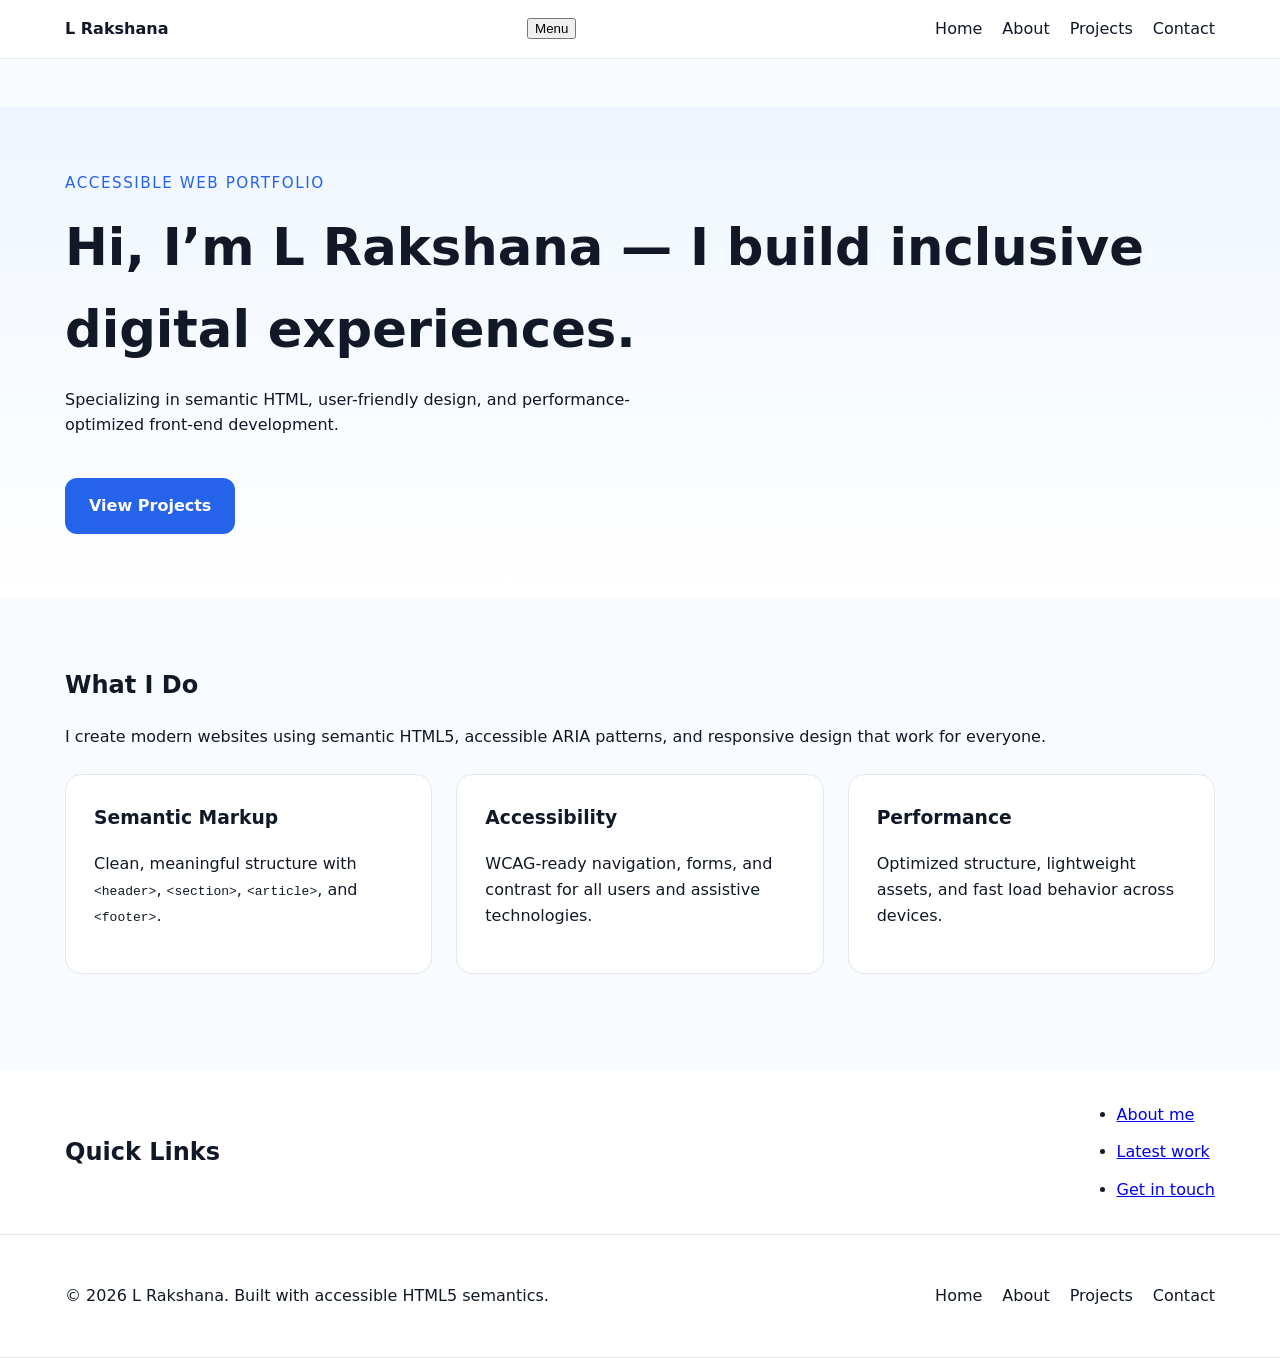
<file: index.html>
<!DOCTYPE html>
<html lang="en">
<head>
  <meta charset="UTF-8" />
  <meta http-equiv="X-UA-Compatible" content="IE=edge" />
  <meta name="viewport" content="width=device-width, initial-scale=1.0" />
  <title>Portfolio | L Rakshana</title>
  <meta name="description" content="A personal portfolio showcasing projects, skills, and an accessible contact form. Built with semantic HTML5 and WCAG-friendly design." />
  <meta name="keywords" content="portfolio, accessible website, semantic HTML5, web developer, UX design" />
  <meta name="author" content="L Rakshana" />
  <link rel="canonical" href="https://example.com/" />
  <link rel="stylesheet" href="styles.css" />
</head>
<body>
  <a class="skip-link" href="#main-content">Skip to main content</a>

  <header class="site-header" role="banner">
    <div class="container">
      <a class="logo" href="index.html">L Rakshana</a>
      <button class="menu-toggle" aria-expanded="false" aria-controls="primary-navigation">Menu</button>
      <nav id="primary-navigation" class="primary-nav" role="navigation" aria-label="Main navigation">
        <ul>
          <li><a href="index.html">Home</a></li>
          <li><a href="about.html">About</a></li>
          <li><a href="projects.html">Projects</a></li>
          <li><a href="contact.html">Contact</a></li>
        </ul>
      </nav>
    </div>
  </header>

  <main id="main-content" class="page-main" role="main">
    <section class="hero" aria-labelledby="hero-heading">
      <div class="container">
        <p class="eyebrow">Accessible Web Portfolio</p>
        <h1 id="hero-heading">Hi, I’m L Rakshana — I build inclusive digital experiences.</h1>
        <p>Specializing in semantic HTML, user-friendly design, and performance-optimized front-end development.</p>
        <a class="primary-button" href="projects.html">View Projects</a>
      </div>
    </section>

    <section class="summary" aria-labelledby="summary-heading">
      <div class="container">
        <h2 id="summary-heading">What I Do</h2>
        <p>I create modern websites using semantic HTML5, accessible ARIA patterns, and responsive design that work for everyone.</p>
        <div class="feature-grid">
          <article class="feature-card" aria-labelledby="feature-1-title">
            <h3 id="feature-1-title">Semantic Markup</h3>
            <p>Clean, meaningful structure with <code>&lt;header&gt;</code>, <code>&lt;section&gt;</code>, <code>&lt;article&gt;</code>, and <code>&lt;footer&gt;</code>.</p>
          </article>
          <article class="feature-card" aria-labelledby="feature-2-title">
            <h3 id="feature-2-title">Accessibility</h3>
            <p>WCAG-ready navigation, forms, and contrast for all users and assistive technologies.</p>
          </article>
          <article class="feature-card" aria-labelledby="feature-3-title">
            <h3 id="feature-3-title">Performance</h3>
            <p>Optimized structure, lightweight assets, and fast load behavior across devices.</p>
          </article>
        </div>
      </div>
    </section>
  </main>

  <aside class="site-aside" role="complementary" aria-labelledby="aside-heading">
    <div class="container">
      <h2 id="aside-heading">Quick Links</h2>
      <ul>
        <li><a href="about.html">About me</a></li>
        <li><a href="projects.html">Latest work</a></li>
        <li><a href="contact.html">Get in touch</a></li>
      </ul>
    </div>
  </aside>

  <footer class="site-footer" role="contentinfo">
    <div class="container">
      <p>© 2026 L Rakshana. Built with accessible HTML5 semantics.</p>
      <nav class="footer-nav" aria-label="Footer navigation">
        <ul>
          <li><a href="index.html">Home</a></li>
          <li><a href="about.html">About</a></li>
          <li><a href="projects.html">Projects</a></li>
          <li><a href="contact.html">Contact</a></li>
        </ul>
      </nav>
    </div>
  </footer>
</body>
</html>
</file>
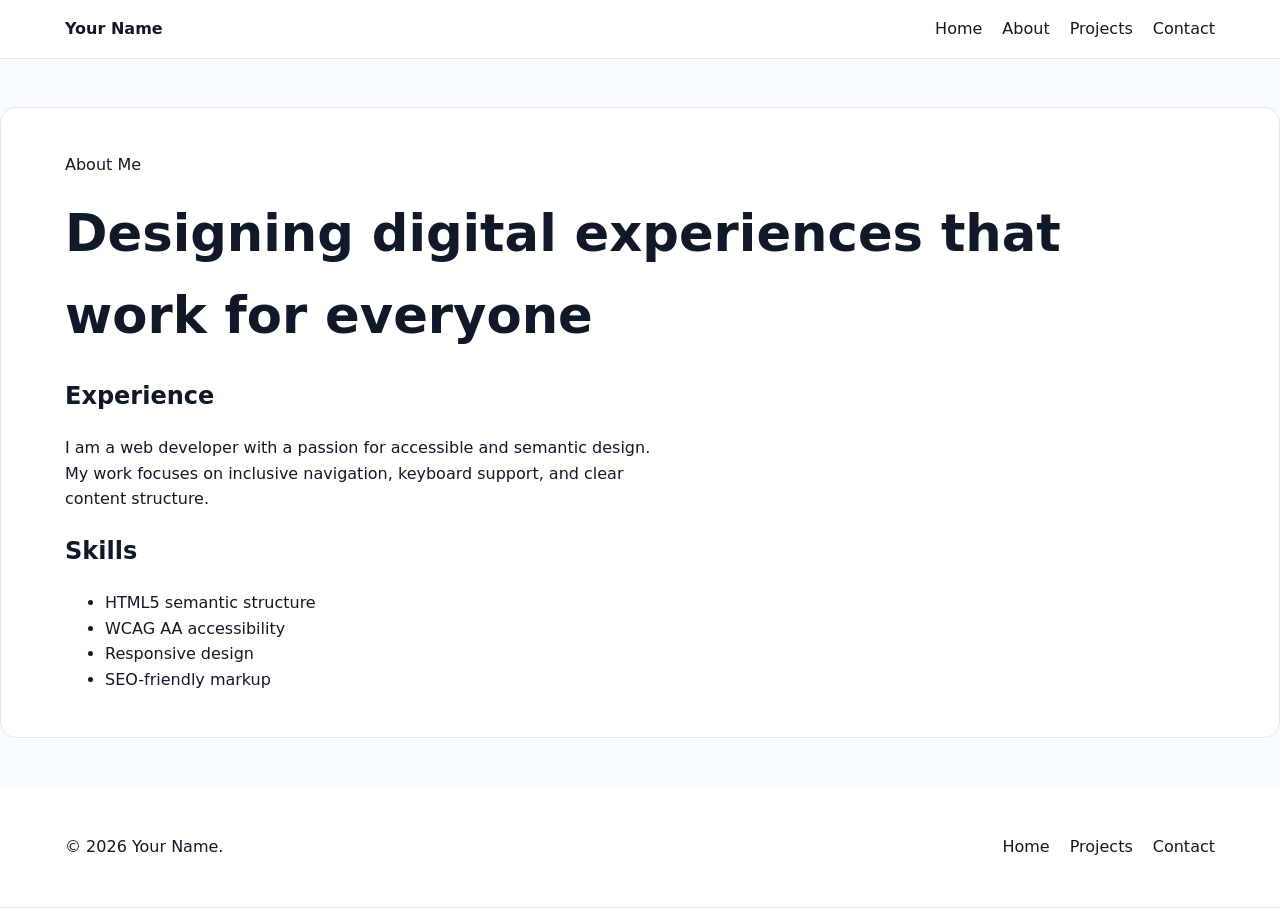
<file: about.html>
<!DOCTYPE html>
<html lang="en">
<head>
  <meta charset="UTF-8" />
  <meta http-equiv="X-UA-Compatible" content="IE=edge" />
  <meta name="viewport" content="width=device-width, initial-scale=1.0" />
  <title>About | Your Name</title>
  <meta name="description" content="Learn more about Your Name, a web developer focused on accessibility, semantic HTML, and user-centered design." />
  <link rel="canonical" href="https://example.com/about.html" />
  <link rel="stylesheet" href="styles.css" />
</head>
<body>
  <a class="skip-link" href="#main-content">Skip to main content</a>

  <header class="site-header" role="banner">
    <div class="container">
      <a class="logo" href="index.html">Your Name</a>
      <nav class="primary-nav" role="navigation" aria-label="Main navigation">
        <ul>
          <li><a href="index.html">Home</a></li>
          <li><a href="about.html" aria-current="page">About</a></li>
          <li><a href="projects.html">Projects</a></li>
          <li><a href="contact.html">Contact</a></li>
        </ul>
      </nav>
    </div>
  </header>

  <main id="main-content" class="page-main" role="main">
    <article class="content-card" aria-labelledby="about-heading">
      <div class="container">
        <header>
          <p class="eyebrow">About Me</p>
          <h1 id="about-heading">Designing digital experiences that work for everyone</h1>
        </header>
        <section aria-labelledby="experience-heading">
          <h2 id="experience-heading">Experience</h2>
          <p>I am a web developer with a passion for accessible and semantic design. My work focuses on inclusive navigation, keyboard support, and clear content structure.</p>
        </section>

        <section aria-labelledby="skills-heading">
          <h2 id="skills-heading">Skills</h2>
          <ul>
            <li>HTML5 semantic structure</li>
            <li>WCAG AA accessibility</li>
            <li>Responsive design</li>
            <li>SEO-friendly markup</li>
          </ul>
        </section>
      </div>
    </article>
  </main>

  <footer class="site-footer" role="contentinfo">
    <div class="container">
      <p>© 2026 Your Name.</p>
      <nav class="footer-nav" aria-label="Footer navigation">
        <ul>
          <li><a href="index.html">Home</a></li>
          <li><a href="projects.html">Projects</a></li>
          <li><a href="contact.html">Contact</a></li>
        </ul>
      </nav>
    </div>
  </footer>
</body>
</html>
</file>
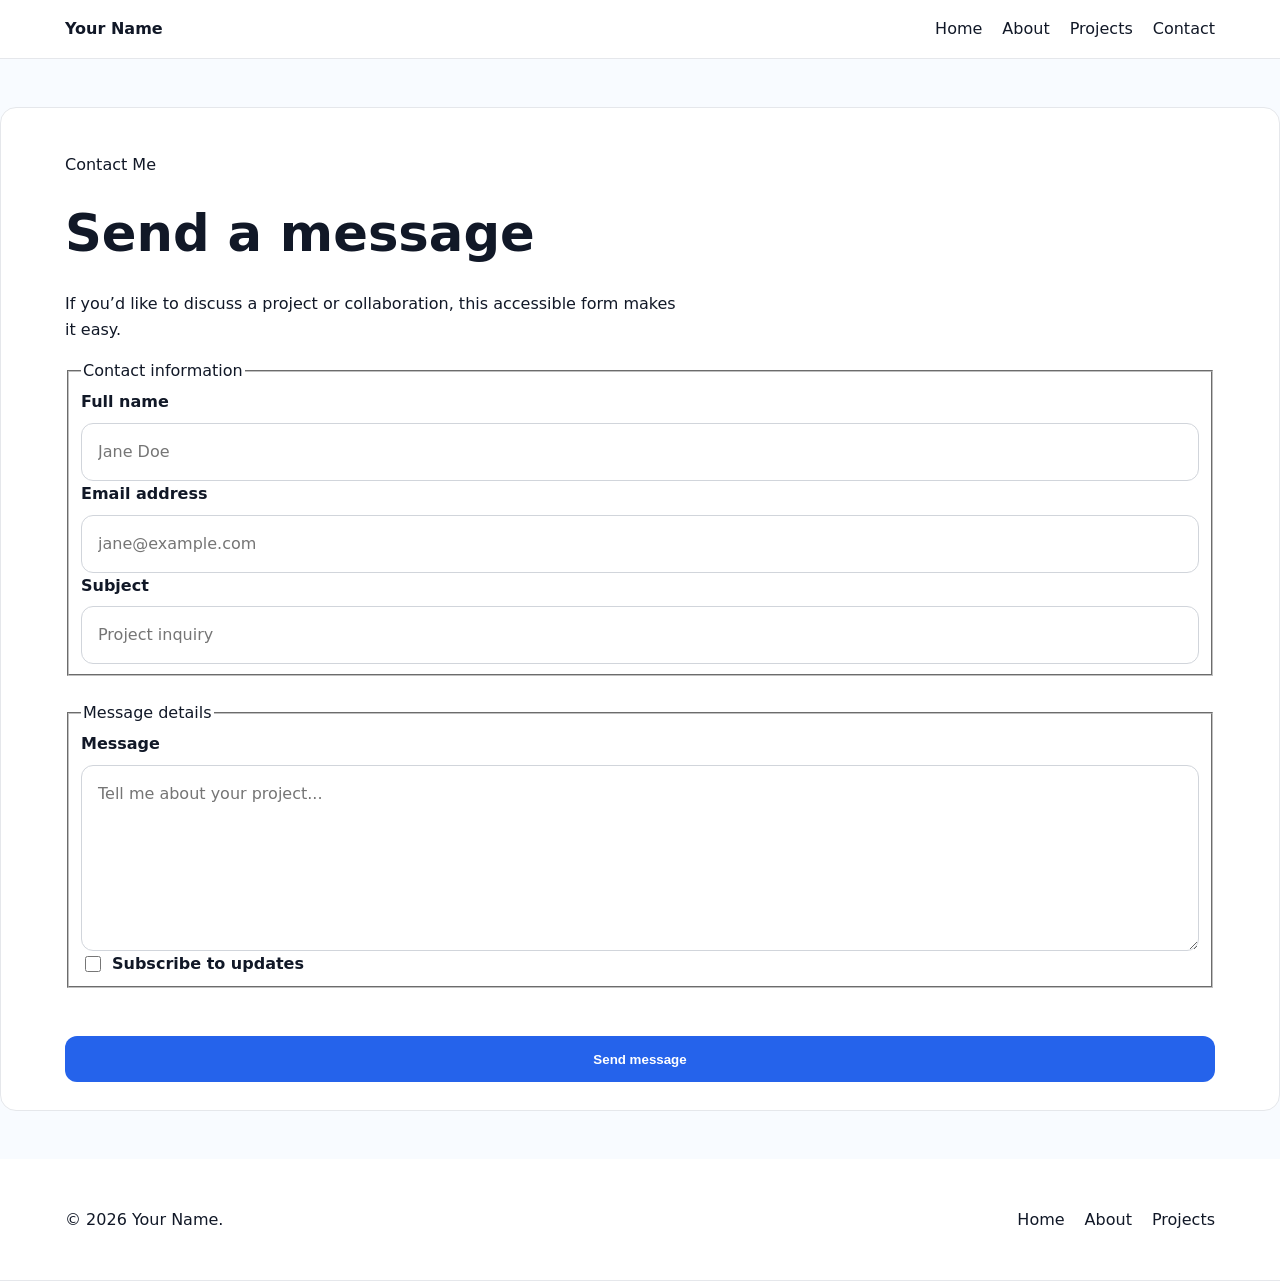
<file: contact.html>
<!DOCTYPE html>
<html lang="en">
<head>
  <meta charset="UTF-8" />
  <meta http-equiv="X-UA-Compatible" content="IE=edge" />
  <meta name="viewport" content="width=device-width, initial-scale=1.0" />
  <title>Contact | Your Name</title>
  <meta name="description" content="Contact Your Name via an accessible, keyboard-friendly form with ARIA support and semantic markup." />
  <link rel="canonical" href="https://example.com/contact.html" />
  <link rel="stylesheet" href="styles.css" />
</head>
<body>
  <a class="skip-link" href="#main-content">Skip to main content</a>

  <header class="site-header" role="banner">
    <div class="container">
      <a class="logo" href="index.html">Your Name</a>
      <nav class="primary-nav" role="navigation" aria-label="Main navigation">
        <ul>
          <li><a href="index.html">Home</a></li>
          <li><a href="about.html">About</a></li>
          <li><a href="projects.html">Projects</a></li>
          <li><a href="contact.html" aria-current="page">Contact</a></li>
        </ul>
      </nav>
    </div>
  </header>

  <main id="main-content" class="page-main" role="main">
    <article class="content-card" aria-labelledby="contact-heading">
      <div class="container">
        <header>
          <p class="eyebrow">Contact Me</p>
          <h1 id="contact-heading">Send a message</h1>
          <p>If you’d like to discuss a project or collaboration, this accessible form makes it easy.</p>
        </header>

        <form class="contact-form" action="#" method="post" novalidate aria-labelledby="contact-heading">
          <fieldset>
            <legend>Contact information</legend>
            <div class="form-field">
              <label for="name">Full name</label>
              <input type="text" id="name" name="name" required aria-required="true" placeholder="Jane Doe" />
            </div>
            <div class="form-field">
              <label for="email">Email address</label>
              <input type="email" id="email" name="email" required aria-required="true" placeholder="jane@example.com" />
            </div>
            <div class="form-field">
              <label for="subject">Subject</label>
              <input type="text" id="subject" name="subject" required aria-required="true" placeholder="Project inquiry" />
            </div>
          </fieldset>

          <fieldset>
            <legend>Message details</legend>
            <div class="form-field">
              <label for="message">Message</label>
              <textarea id="message" name="message" rows="6" required aria-required="true" placeholder="Tell me about your project..."></textarea>
            </div>
            <div class="form-field checkbox-field">
              <input type="checkbox" id="newsletter" name="newsletter" />
              <label for="newsletter">Subscribe to updates</label>
            </div>
          </fieldset>

          <button type="submit" class="primary-button">Send message</button>
        </form>
      </div>
    </article>
  </main>

  <footer class="site-footer" role="contentinfo">
    <div class="container">
      <p>© 2026 Your Name.</p>
      <nav class="footer-nav" aria-label="Footer navigation">
        <ul>
          <li><a href="index.html">Home</a></li>
          <li><a href="about.html">About</a></li>
          <li><a href="projects.html">Projects</a></li>
        </ul>
      </nav>
    </div>
  </footer>
</body>
</html>
</file>
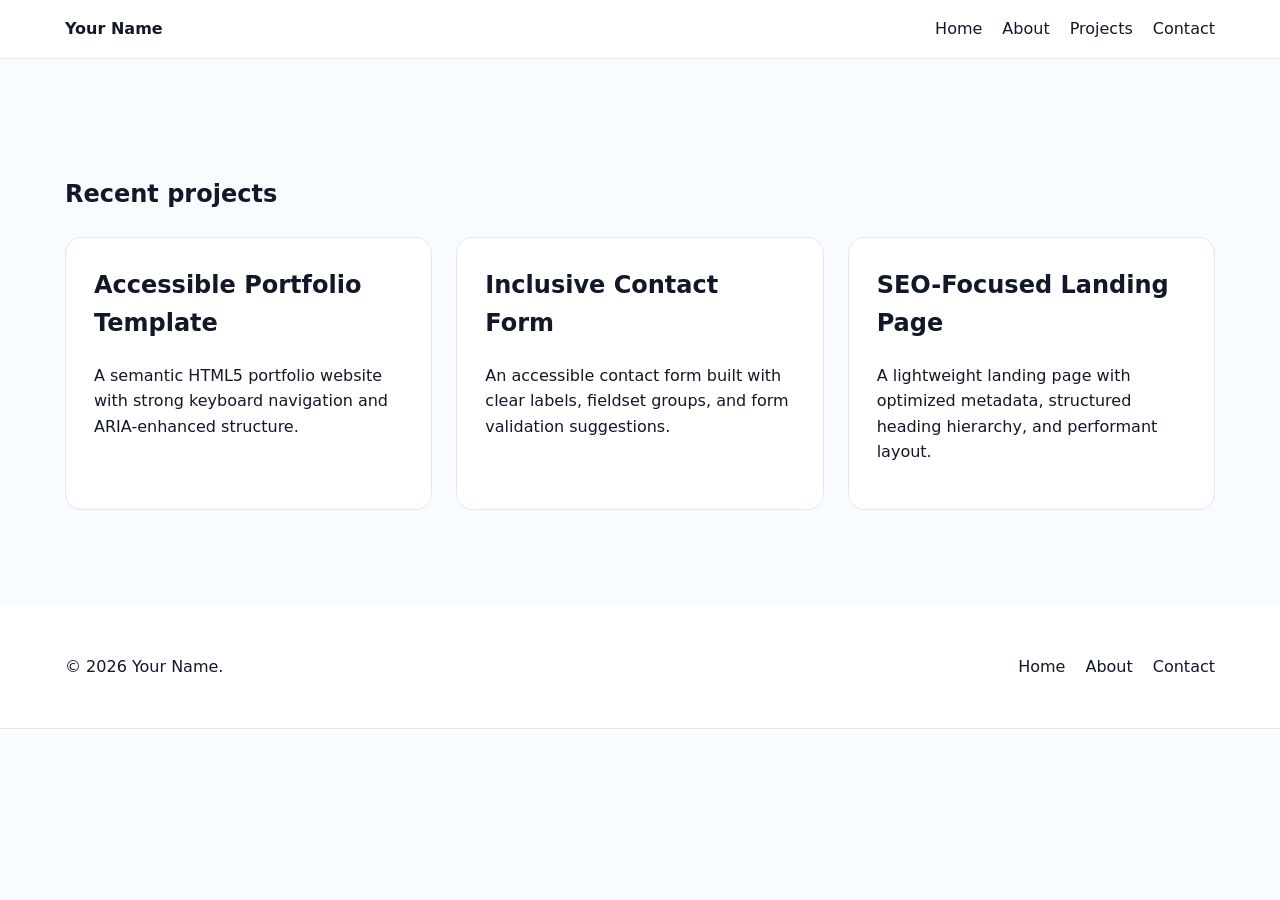
<file: projects.html>
<!DOCTYPE html>
<html lang="en">
<head>
  <meta charset="UTF-8" />
  <meta http-equiv="X-UA-Compatible" content="IE=edge" />
  <meta name="viewport" content="width=device-width, initial-scale=1.0" />
  <title>Projects | Your Name</title>
  <meta name="description" content="A showcase of accessible, semantic web projects built with modern HTML5 best practices." />
  <link rel="canonical" href="https://example.com/projects.html" />
  <link rel="stylesheet" href="styles.css" />
</head>
<body>
  <a class="skip-link" href="#main-content">Skip to main content</a>

  <header class="site-header" role="banner">
    <div class="container">
      <a class="logo" href="index.html">Your Name</a>
      <nav class="primary-nav" role="navigation" aria-label="Main navigation">
        <ul>
          <li><a href="index.html">Home</a></li>
          <li><a href="about.html">About</a></li>
          <li><a href="projects.html" aria-current="page">Projects</a></li>
          <li><a href="contact.html">Contact</a></li>
        </ul>
      </nav>
    </div>
  </header>

  <main id="main-content" class="page-main" role="main">
    <section class="project-list" aria-labelledby="projects-heading">
      <div class="container">
        <h1 id="projects-heading">Recent projects</h1>
        <div class="project-grid">
          <article class="project-card" aria-labelledby="project-1-title">
            <h2 id="project-1-title">Accessible Portfolio Template</h2>
            <p>A semantic HTML5 portfolio website with strong keyboard navigation and ARIA-enhanced structure.</p>
          </article>
          <article class="project-card" aria-labelledby="project-2-title">
            <h2 id="project-2-title">Inclusive Contact Form</h2>
            <p>An accessible contact form built with clear labels, fieldset groups, and form validation suggestions.</p>
          </article>
          <article class="project-card" aria-labelledby="project-3-title">
            <h2 id="project-3-title">SEO-Focused Landing Page</h2>
            <p>A lightweight landing page with optimized metadata, structured heading hierarchy, and performant layout.</p>
          </article>
        </div>
      </div>
    </section>
  </main>

  <footer class="site-footer" role="contentinfo">
    <div class="container">
      <p>© 2026 Your Name.</p>
      <nav class="footer-nav" aria-label="Footer navigation">
        <ul>
          <li><a href="index.html">Home</a></li>
          <li><a href="about.html">About</a></li>
          <li><a href="contact.html">Contact</a></li>
        </ul>
      </nav>
    </div>
  </footer>
</body>
</html>
</file>
<file: styles.css>
:root {
  color-scheme: light;
  font-family: Inter, system-ui, Arial, sans-serif;
  background: #f8fbff;
  color: #111827;
  line-height: 1.6;
}

* {
  box-sizing: border-box;
}

html {
  scroll-behavior: smooth;
}

body {
  margin: 0;
  min-height: 100vh;
}

.skip-link {
  position: absolute;
  left: -999px;
  top: 0;
  background: #111827;
  color: #ffffff;
  padding: 0.75rem 1rem;
  z-index: 1000;
}

.skip-link:focus,
.skip-link:hover {
  left: 1rem;
}

.container {
  width: min(1150px, 100% - 2rem);
  margin: 0 auto;
}

.site-header,
.site-footer,
.site-aside {
  background: #ffffff;
  border-bottom: 1px solid #e5e7eb;
}

.site-header {
  position: sticky;
  top: 0;
  z-index: 50;
}

.site-header .container {
  display: flex;
  align-items: center;
  justify-content: space-between;
  gap: 1rem;
  padding: 1rem 0;
}

.logo {
  font-weight: 700;
  color: #111827;
  text-decoration: none;
}

.primary-nav ul,
.footer-nav ul {
  list-style: none;
  display: flex;
  gap: 1.25rem;
  padding: 0;
  margin: 0;
}

.primary-nav a,
.footer-nav a {
  color: #111827;
  text-decoration: none;
}

.primary-nav a:focus,
.primary-nav a:hover,
.footer-nav a:focus,
.footer-nav a:hover {
  text-decoration: underline;
}

.page-main {
  padding: 3rem 0;
}

.hero {
  padding: 4rem 0;
  background: linear-gradient(180deg, #eff6ff 0%, #ffffff 100%);
}

.hero .eyebrow {
  margin: 0 0 0.75rem;
  font-size: 0.95rem;
  letter-spacing: 0.1em;
  text-transform: uppercase;
  color: #2563eb;
}

.hero h1,
.content-card h1 {
  font-size: clamp(2.5rem, 4vw, 4rem);
  margin: 0 0 1rem;
}

.hero p,
.content-card p {
  max-width: 60ch;
}

.primary-button {
  display: inline-flex;
  align-items: center;
  justify-content: center;
  padding: 0.95rem 1.5rem;
  margin-top: 1.5rem;
  font-weight: 600;
  color: #ffffff;
  background: #2563eb;
  border: none;
  border-radius: 0.75rem;
  text-decoration: none;
  cursor: pointer;
}

.primary-button:hover,
.primary-button:focus-visible {
  background: #1d4ed8;
  outline: 2px solid #1d4ed8;
  outline-offset: 3px;
}

.summary,
.project-list,
.content-card {
  padding: 3rem 0;
}

.feature-grid,
.project-grid {
  display: grid;
  gap: 1.5rem;
  grid-template-columns: repeat(auto-fit, minmax(220px, 1fr));
  margin-top: 1.5rem;
}

.feature-card,
.project-card,
.content-card {
  background: #ffffff;
  border: 1px solid #e5e7eb;
  border-radius: 1rem;
  padding: 1.75rem;
}

.feature-card h3,
.project-card h2 {
  margin-top: 0;
}

.site-aside {
  padding: 2rem 0;
}

.site-aside .container {
  display: flex;
  align-items: center;
  justify-content: space-between;
}

.site-aside ul {
  display: grid;
  gap: 0.75rem;
  padding: 0;
  margin: 0;
}

.site-footer {
  padding: 2rem 0;
}

.site-footer .container {
  display: flex;
  gap: 1rem;
  flex-wrap: wrap;
  align-items: center;
  justify-content: space-between;
}

.contact-form {
  display: grid;
  gap: 1.5rem;
}

.form-field {
  display: grid;
  gap: 0.5rem;
}

.form-field label {
  font-weight: 600;
}

.form-field input,
.form-field textarea {
  width: 100%;
  min-width: 0;
  padding: 0.95rem 1rem;
  border: 1px solid #d1d5db;
  border-radius: 0.75rem;
  font: inherit;
}

.form-field input:focus,
.form-field textarea:focus {
  outline: 3px solid rgba(37, 99, 235, 0.35);
  border-color: #2563eb;
}

.checkbox-field {
  align-items: center;
  grid-template-columns: auto 1fr;
  display: grid;
}

input[type="checkbox"] {
  width: 1rem;
  height: 1rem;
}

@media (max-width: 720px) {
  .site-header .container,
  .site-footer .container,
  .site-aside .container {
    flex-direction: column;
    align-items: flex-start;
  }

  .primary-nav ul,
  .footer-nav ul {
    flex-direction: column;
    gap: 0.75rem;
  }
}
</file>
